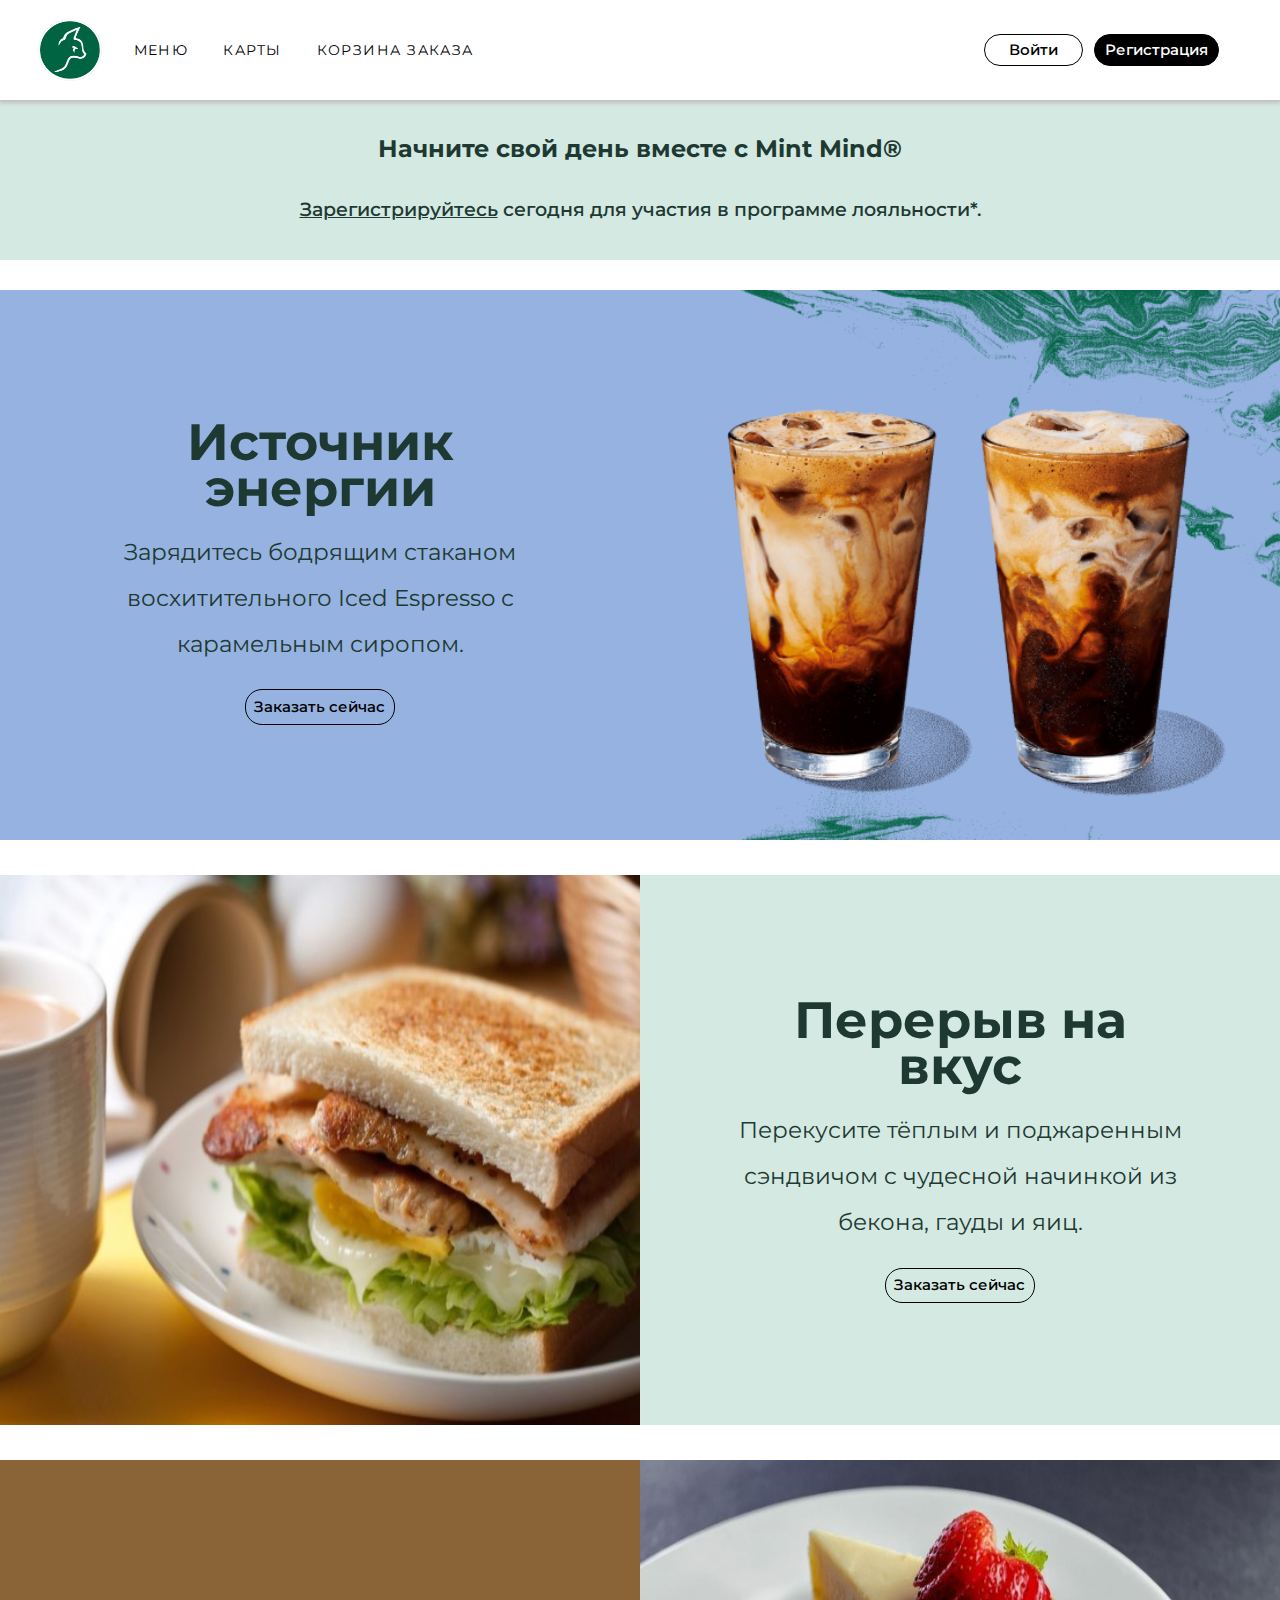
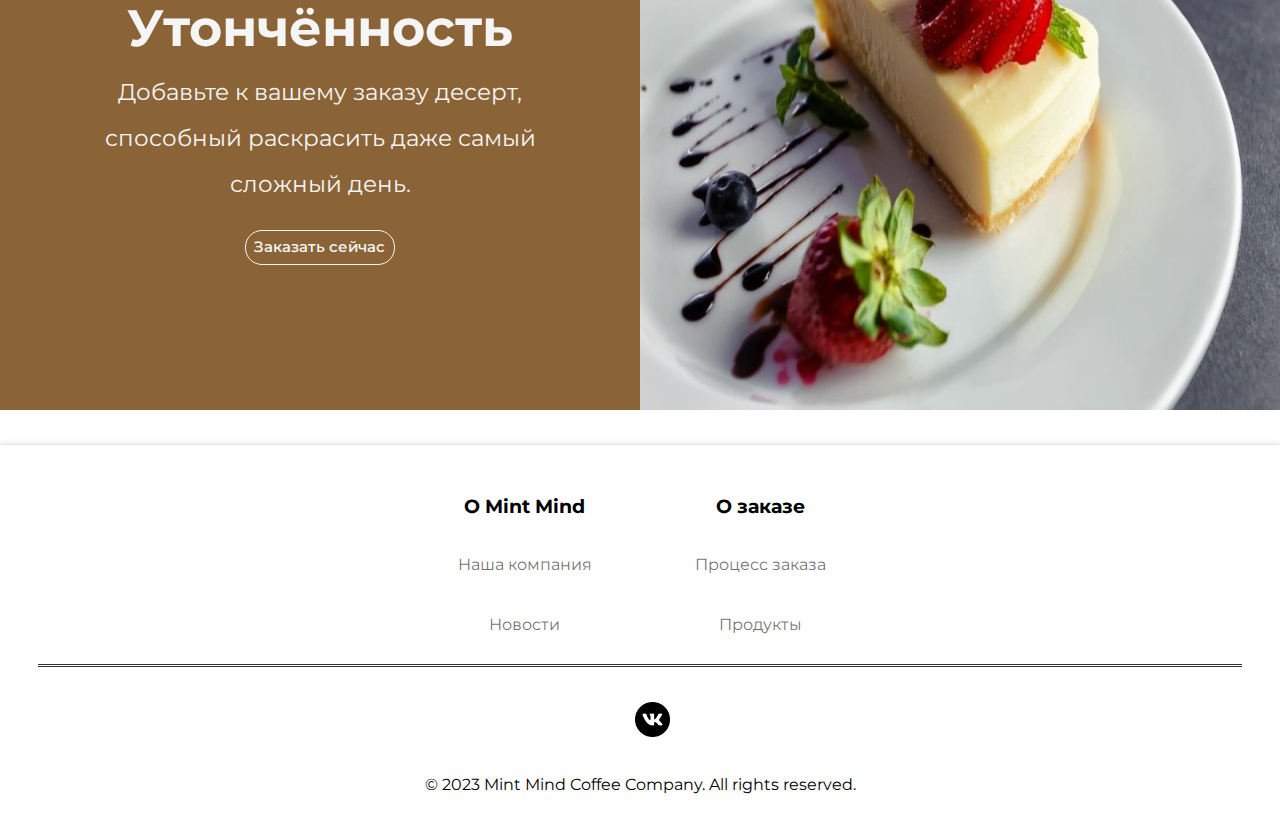
<file: index.html>
<!DOCTYPE html>
<html lang="en">

<head>
    <meta charset="UTF-8">
    <meta http-equiv="X-UA-Compatible" content="IE=edge">
    <meta name="viewport" content="width=device-width, initial-scale=1.0">
    <link rel="preconnect" href="https://fonts.googleapis.com">
    <link rel="preconnect" href="https://fonts.gstatic.com" crossorigin>
    <link href="https://fonts.googleapis.com/css2?family=Montserrat:ital,wght@0,600;0,800;0,900;1,700&display=swap" rel="stylesheet">
    <link href="//db.onlinewebfonts.com/c/d7e8a95865396cddca89b00080d2cba6?family=SoDo+Sans+SemiBold" rel="stylesheet" type="text/css"/>
    <link rel="shortcut icon" href="sourceimages/logo.png" type="image/png">
    <title>Mint Mind</title>
    <!--linking Css file-->
    <link rel="stylesheet" href="styles/styles.css" />
</head>

<body>
    <nav>
        <div class="logo">
            <a href="main.html"> <img src="sourceImages/logo.png" alt="logo"
                onmouseover="changeLogo(1,this)"
                onmouseleave="changeLogo(2,this)"></a>
        </div>
        <div class="middle-nav">
            <ul>
                <li><a href="menu.html">Меню</a></li>
                <li><a href="cards.html">Карты</a></li>
                <li><a href="#">Корзина заказа</a></li>
            </ul>
        </div>
        <div class="right-nav">
            <a class="button navbar-signin linkbutton" href="auth.html">Войти</a> <!--auth.html-->
            <a class="button navbar-joinnow linkbutton" href="reg.php">Регистрация</a> <!--reg.php-->
        </div>
    </nav>

    <div class="ad">
        <div><h1>Начните свой день вместе c Mint Mind®</h1></div>
        <div style="font-size: 19px;"><a href="#">Зарегистрируйтесь</a> сегодня для участия в программе лояльности*.</div>
    </div>

    <div class="images">
        <div class="img" style="background-color: #96b2e1;">
            <div class="img-text-container">
                <h1>Источник энергии</h1>
                <p>Зарядитесь бодрящим стаканом восхитительного Iced Espresso с карамельным сиропом.</p>
                <a class="button linkbutton" href="#">Заказать сейчас</a>
            </div>
            <div><img src="sourceImages\4.png" alt="img1"></div>
        </div>
        <div class="img" style="background-color: #d4e9e2;">
            <div><img src="sourceImages\sandwich.jpg" alt="img1"></div>
            <div class="img-text-container">
                <h1>Перерыв на вкус</h1>
                <p>Перекусите тёплым и поджаренным сэндвичом c чудесной начинкой из бекона, гауды и яиц.</p>
                <a class="button linkbutton" href="#">Заказать сейчас</a>
            </div>
        </div>
        <div class="img" style="background-color: #8a6437; color: whitesmoke;">
            <div class="img-text-container">
               <!-- <h1 style="font-size: .9em;">Утончённость в каждом глотке</h1>-->
               <h1>Утончённость</h1>
               <!-- <p style="font-size: .65em;">Добавьте к вашему заказу десерт, чтобы он мастерски украсил ваше времяпровождение.</p>-->
                <p>Добавьте к вашему заказу десерт, способный раскрасить даже самый сложный день.</p>
                <a class="button linkbutton" href="#" style="color: whitesmoke; border: 1px solid whitesmoke;">Заказать сейчас</a>
            </div>
            <div><img src="sourceImages\cheesecake.jpg" alt="img1"></div>
        </div>
    </div>
    <footer>
        <div>
        <div class="upperFooter">
            <h3>O Mint Mind</h3>
            <h3>O заказе</h3>
            <p><a href="about_company.html">Наша компания</a></p>
            <p>Процесс заказа</p>
            <p>Новости</p>
            <p><a href="menu.html">Продукты</a></p>
        </div>
        <hr>
        <div class="lowerFooter">
            <div class="socialMediaIcons">
                <a class="vk_icon" href="#"><img src="sourceImages\VKIcon.png" alt="VKIcon"></a>
            </div>
        </div>
    </div>
    <p id="copyright">© 2023 Mint Mind Coffee Company. All rights reserved.</p>
    </footer>
    <!-- Linking the JavaScript file -->
    <script src="js/js.js"></script>
</body>

</html>
</file>
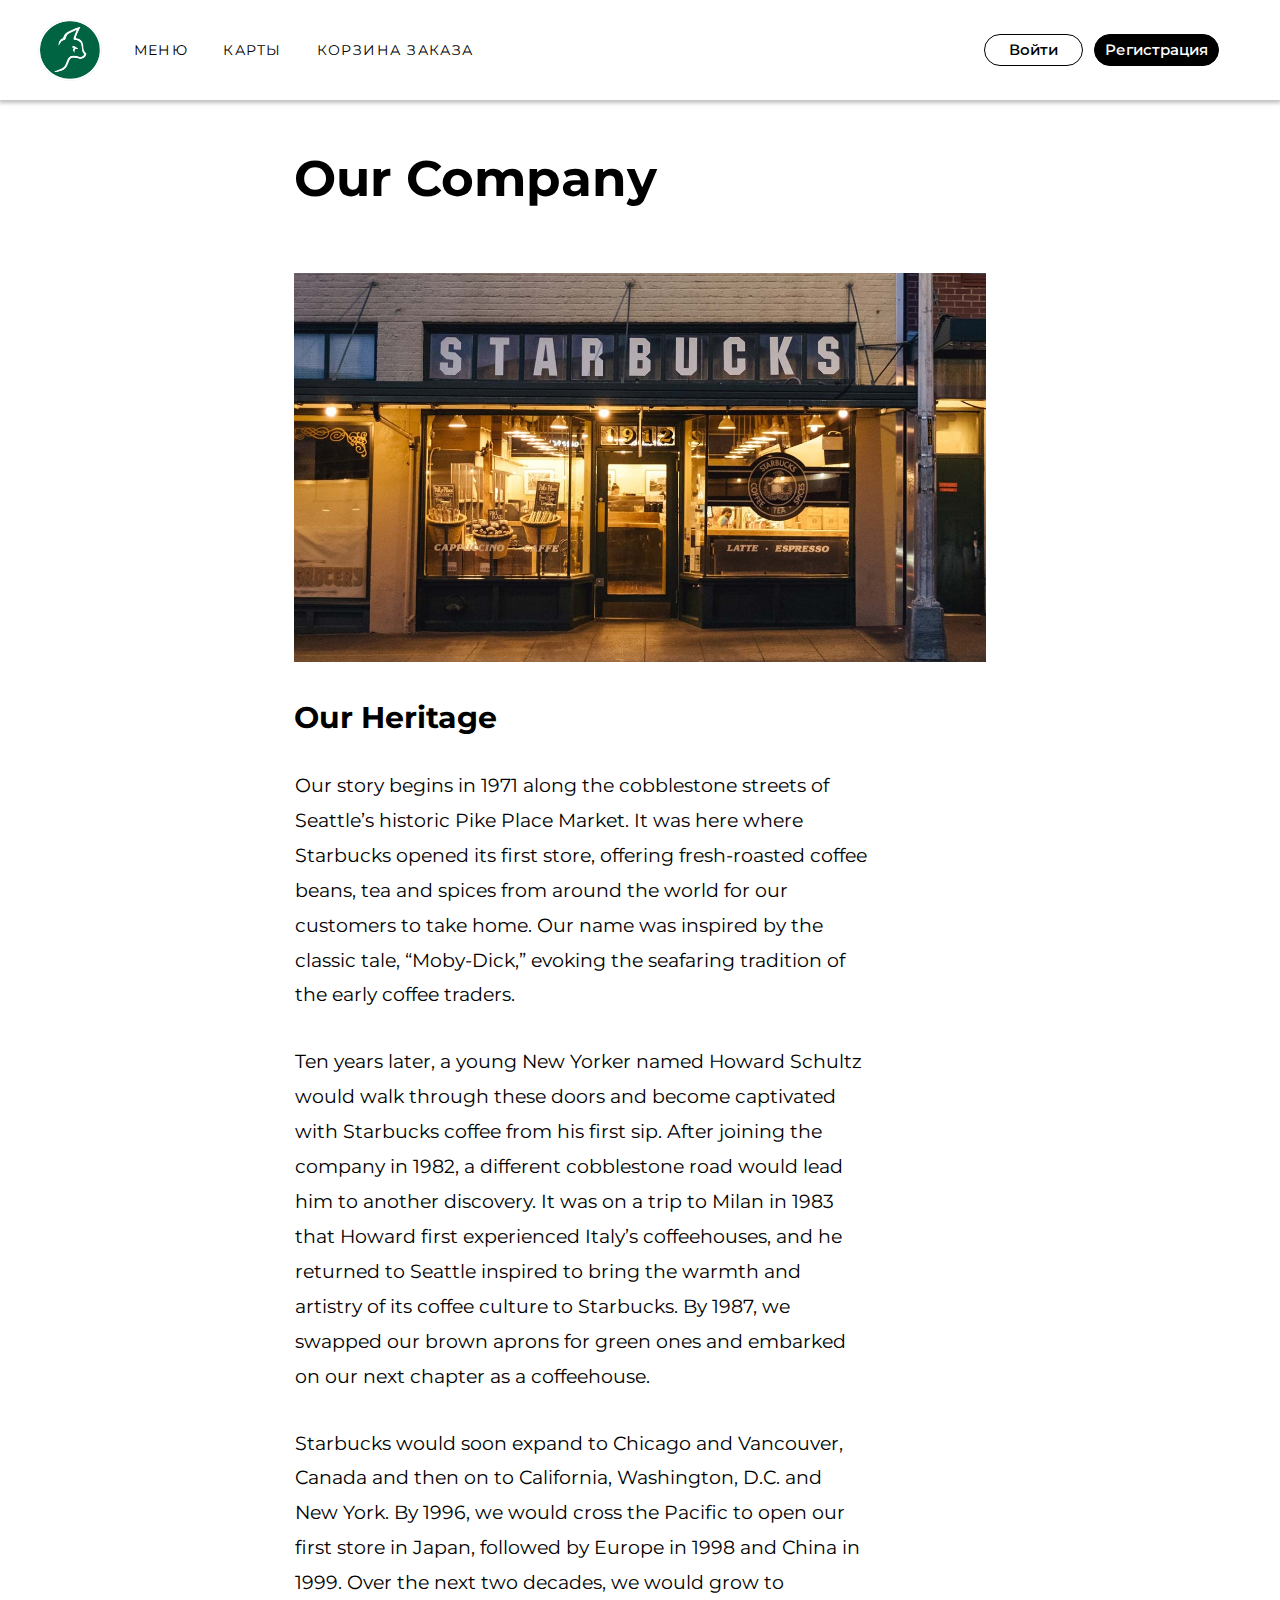
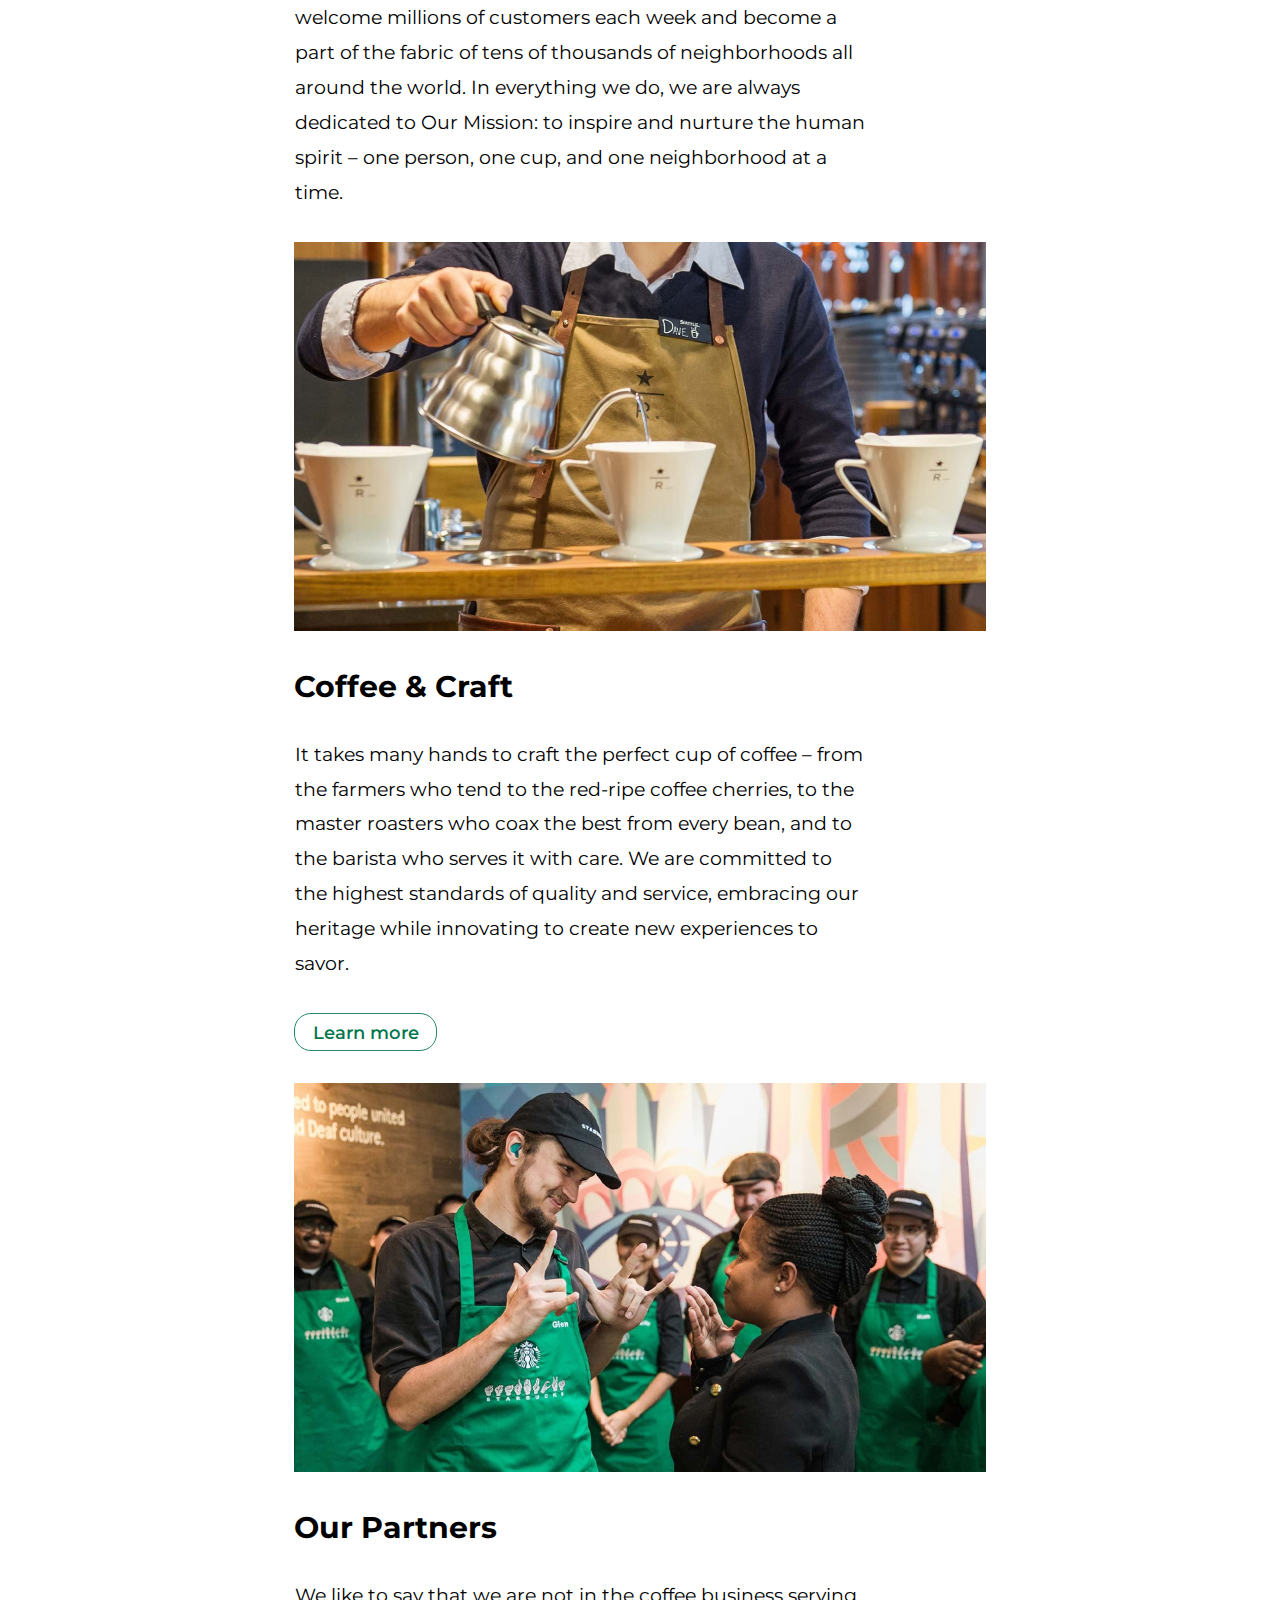
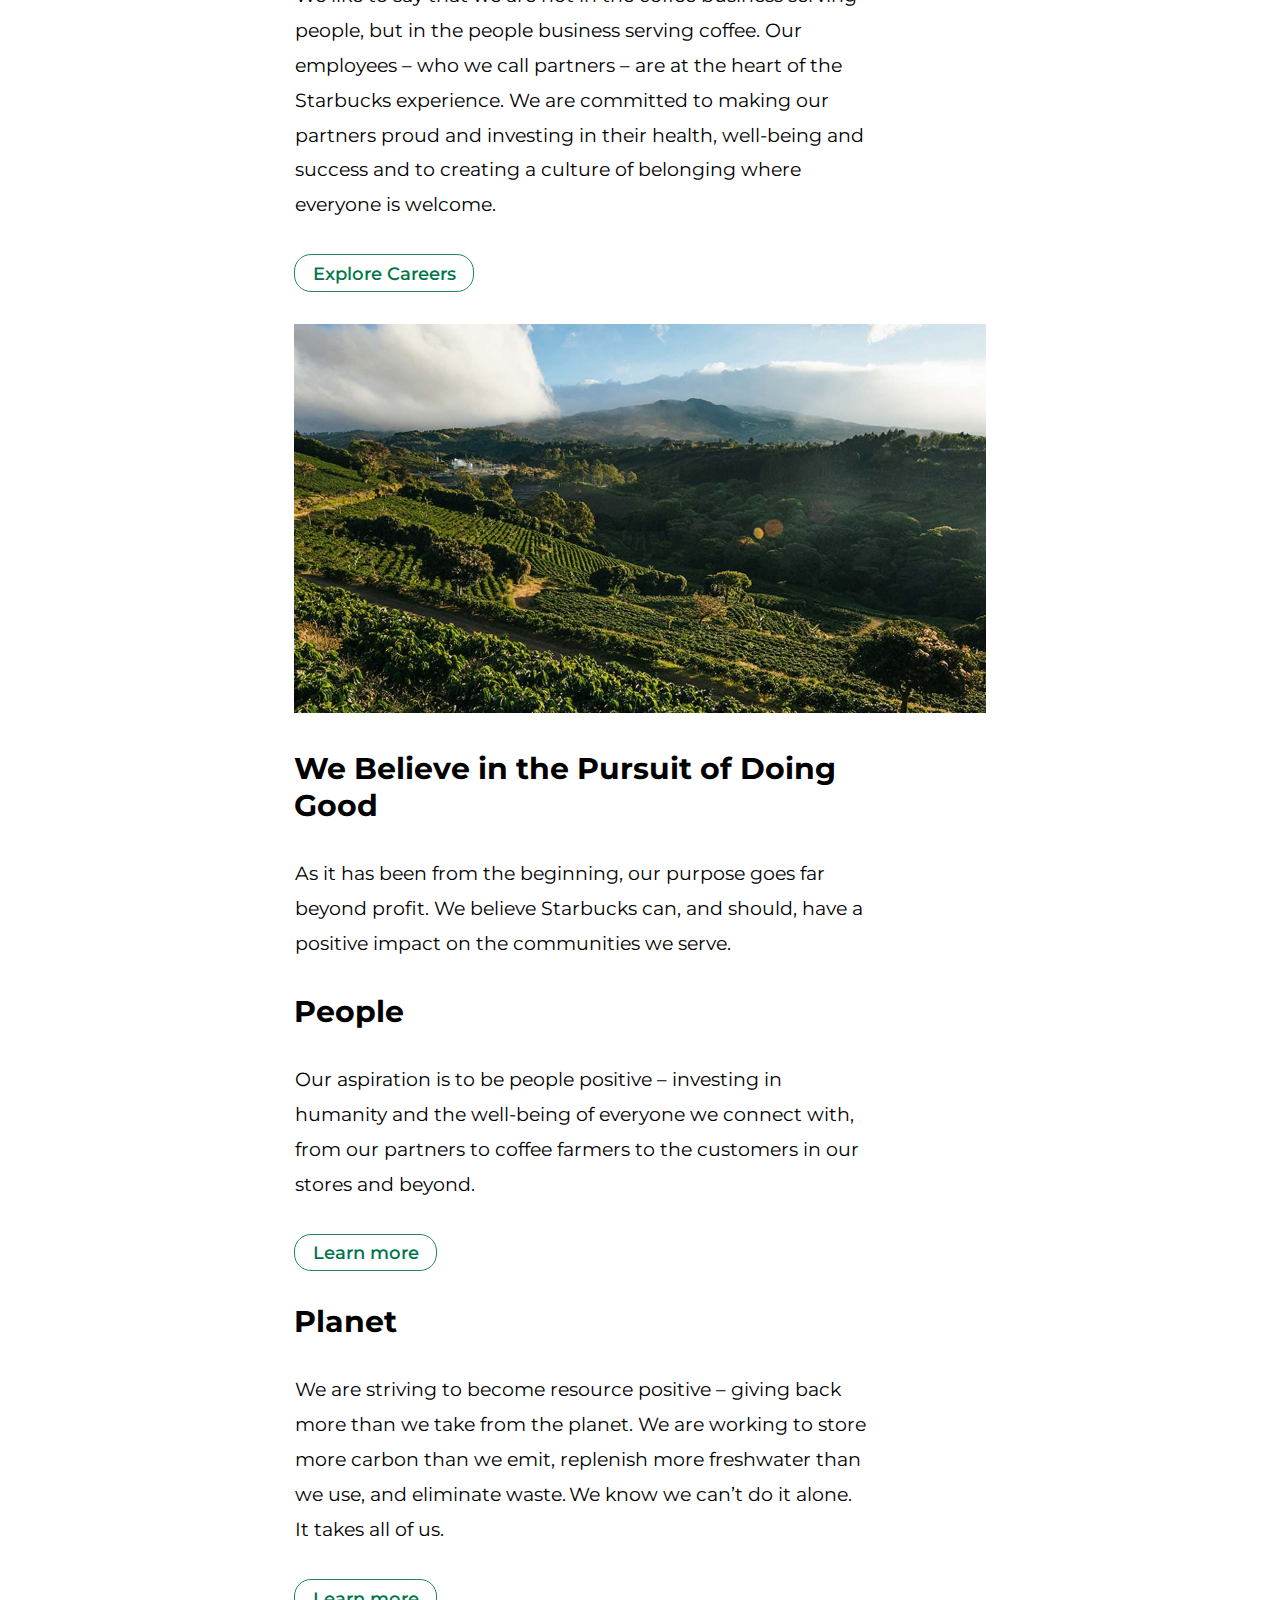
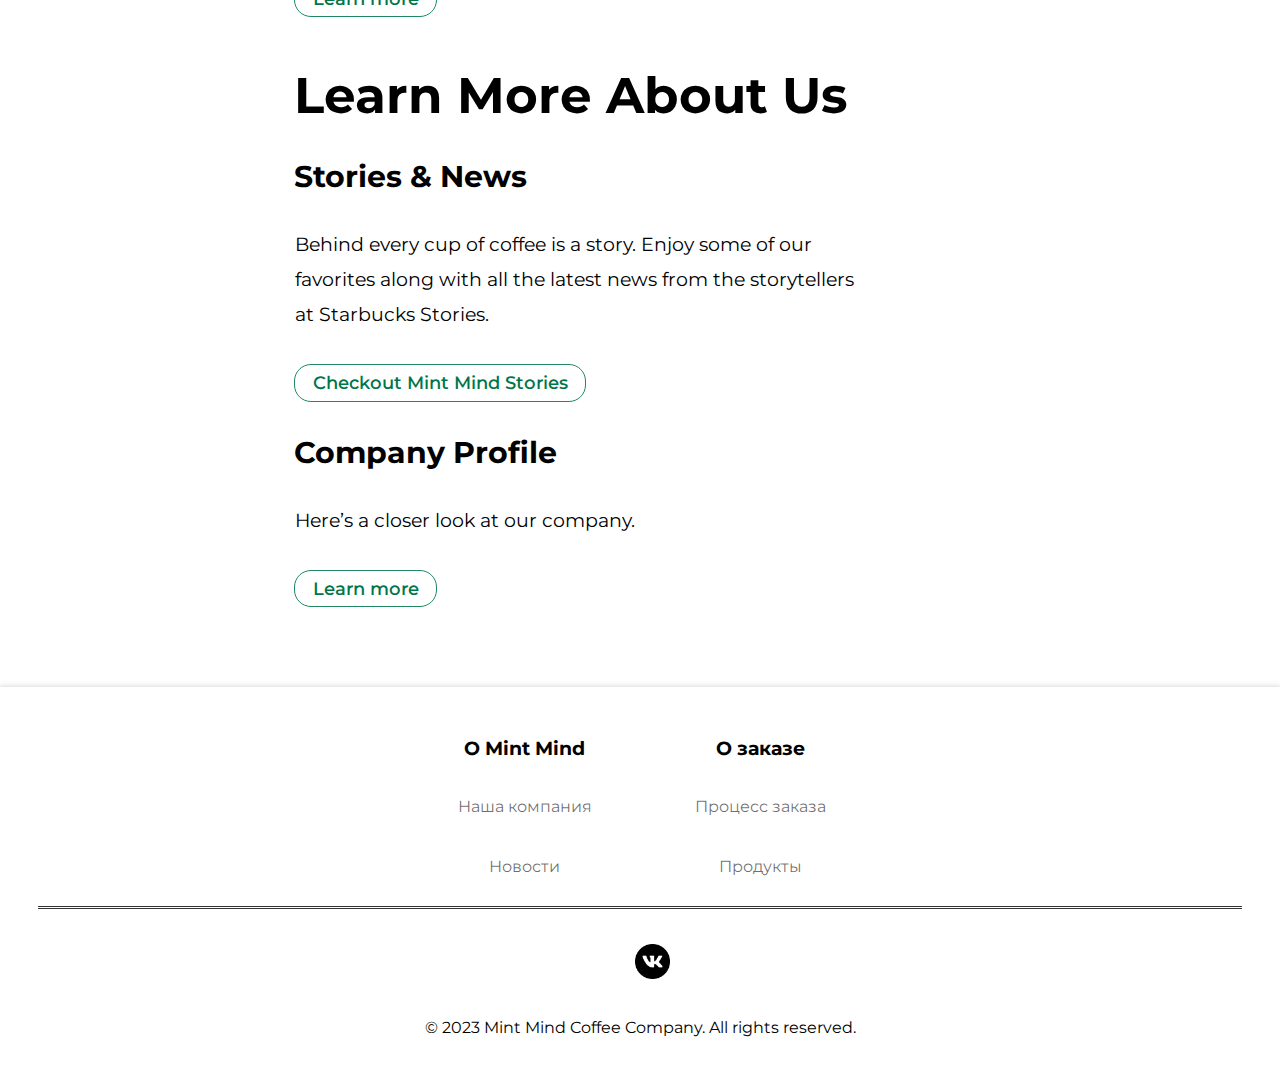
<file: about_company.html>
<!DOCTYPE html>
<html lang="en">

<head>
    <meta charset="UTF-8">
    <meta http-equiv="X-UA-Compatible" content="IE=edge">
    <meta name="viewport" content="width=device-width, initial-scale=1.0">
    <link rel="preconnect" href="https://fonts.googleapis.com">
    <link rel="preconnect" href="https://fonts.gstatic.com" crossorigin>
    <link href="https://fonts.googleapis.com/css2?family=Montserrat:ital,wght@0,600;0,800;0,900;1,700&display=swap" rel="stylesheet">
    <link href="//db.onlinewebfonts.com/c/d7e8a95865396cddca89b00080d2cba6?family=SoDo+Sans+SemiBold" rel="stylesheet" type="text/css"/>
    <link rel="shortcut icon" href="sourceimages/logo.png" type="image/png">
    <title>Mint Mind</title>
    <!--linking Css file-->
    <link rel="stylesheet" href="styles/styles.css" />
    <link rel="stylesheet" href="styles/about_company.css" />
</head>

<body>
    <nav>
        <div class="logo">
            <a href="main.html"> <img src="sourceImages/logo.png" alt="logo"
                onmouseover="changeLogo(1,this)"
                onmouseleave="changeLogo(2,this)"></a>
        </div>
        <div class="middle-nav">
            <ul>
                <li><a href="menu.html">Меню</a></li>
                <li><a href="cards.html">Карты</a></li>
                <li><a href="#">Корзина заказа</a></li>
            </ul>
        </div>
        <div class="right-nav">
            <a class="button navbar-signin" href="auth.html">Войти</a> <!--auth.html-->
            <a class="button navbar-joinnow" href="reg.php">Регистрация</a> <!--reg.php-->
        </div>
    </nav>
    <div class="about_company">
        <h1>Our Company</h1>
        <img src="sourceImages/our_company/starbucks.jpg" alt="our_company">
        <section>
            <h2>Our Heritage</h2>
            <p>Our story begins in 1971 along the cobblestone streets of Seattle’s historic Pike Place Market. It was here where Starbucks opened its first store, offering fresh-roasted coffee beans, tea and spices from around the world for our customers to take home. Our name was inspired by the classic tale, “Moby-Dick,” evoking the seafaring tradition of the early coffee traders.</p>
            <p>Ten years later, a young New Yorker named Howard Schultz would walk through these doors and become captivated with Starbucks coffee from his first sip. After joining the company in 1982, a different cobblestone road would lead him to another discovery. It was on a trip to Milan in 1983 that Howard first experienced Italy’s coffeehouses, and he returned to Seattle inspired to bring the warmth and artistry of its coffee culture to Starbucks. By 1987, we swapped our brown aprons for green ones and embarked on our next chapter as a coffeehouse.</p>
            <p>Starbucks would soon expand to Chicago and Vancouver, Canada and then on to California, Washington, D.C. and New York. By 1996, we would cross the Pacific to open our first store in Japan, followed by Europe in 1998 and China in 1999. Over the next two decades, we would grow to welcome millions of customers each week and become a part of the fabric of tens of thousands of neighborhoods all around the world. In everything we do, we are always dedicated to Our Mission: to inspire and nurture the human spirit – one person, one cup, and one neighborhood at a time.</p>
        </section>
        <img src="sourceImages/our_company/aboutcompany2.jpg" alt="girl_pouring_coffee">
        <section>
            <h2>Coffee & Craft</h2>
            <p>It takes many hands to craft the perfect cup of coffee – from the farmers who tend to the red-ripe coffee cherries, to the master roasters who coax the best from every bean, and to the barista who serves it with care. We are committed to the highest standards of quality and service, embracing our heritage while innovating to create new experiences to savor.</p>
            <a class="button linkbutton" href="#">Learn more</a>
        </section>
        <img src="sourceImages/our_company/aboutcompany3.jpg" alt="our_employees">
        <section>
            <h2>Our Partners</h2>
            <p>We like to say that we are not in the coffee business serving people, but in the people business serving coffee. Our employees – who we call partners – are at the heart of the Starbucks experience. We are committed to making our partners proud and investing in their health, well-being and success and to creating a culture of belonging where everyone is welcome.</p>
            <a class="button linkbutton" href="#">Explore Careers</a>
        </section>
        <img src="sourceImages/our_company/aboutcompany4.jpg" alt="our_fields">
        <section>
            <h2>We Believe in the Pursuit of Doing Good</h2>
            <p>As it has been from the beginning, our purpose goes far beyond profit. We believe Starbucks can, and should, have a positive impact on the communities we serve.</p>
        </section>
        <section>
            <h2>People</h2>
            <p>Our aspiration is to be people positive – investing in humanity and the well-being of everyone we connect with, from our partners to coffee farmers to the customers in our stores and beyond.</p>
            <a class="button linkbutton" href="#">Learn more</a>
        </section>
        <section>
            <h2>Planet</h2>
            <p>We are striving to become resource positive – giving back more than we take from the planet. We are working to store more carbon than we emit, replenish more freshwater than we use, and eliminate waste. We know we can’t do it alone. It takes all of us.</p>
            <a class="button linkbutton" href="#">Learn more</a>
        </section>
        <h1>Learn More About Us</h1>
        <section>
            <h2>Stories & News</h2>
            <p>Behind every cup of coffee is a story. Enjoy some of our favorites along with all the latest news from the storytellers at Starbucks Stories.</p>
            <a class="button linkbutton" href="#">Checkout Mint Mind Stories</a>
        </section>
        <section>
            <h2>Company Profile</h2>
            <p>Here’s a closer look at our company.</p>
            <a class="button linkbutton" href="#">Learn more</a>
        </section>
    </div>
    <footer>
        <div>
        <div class="upperFooter">
            <h3>O Mint Mind</h3>
            <h3>O заказе</h3>
            <p><a href="about_company.html">Наша компания</a></p>
            <p>Процесс заказа</p>
            <p>Новости</p>
            <p><a href="menu.html">Продукты</a></p>
        </div>
        <hr>
        <div class="lowerFooter">
            <div class="socialMediaIcons">
                <a class="vk_icon" href="#"><img src="sourceImages\VKIcon.png" alt="VKIcon"></a>
            </div>
        </div>
    </div>
    <p id="copyright">© 2023 Mint Mind Coffee Company. All rights reserved.</p>
    </footer>
    <!-- Linking the JavaScript file -->
    <script src="js/js.js"></script>
</body>

</html>
</file>
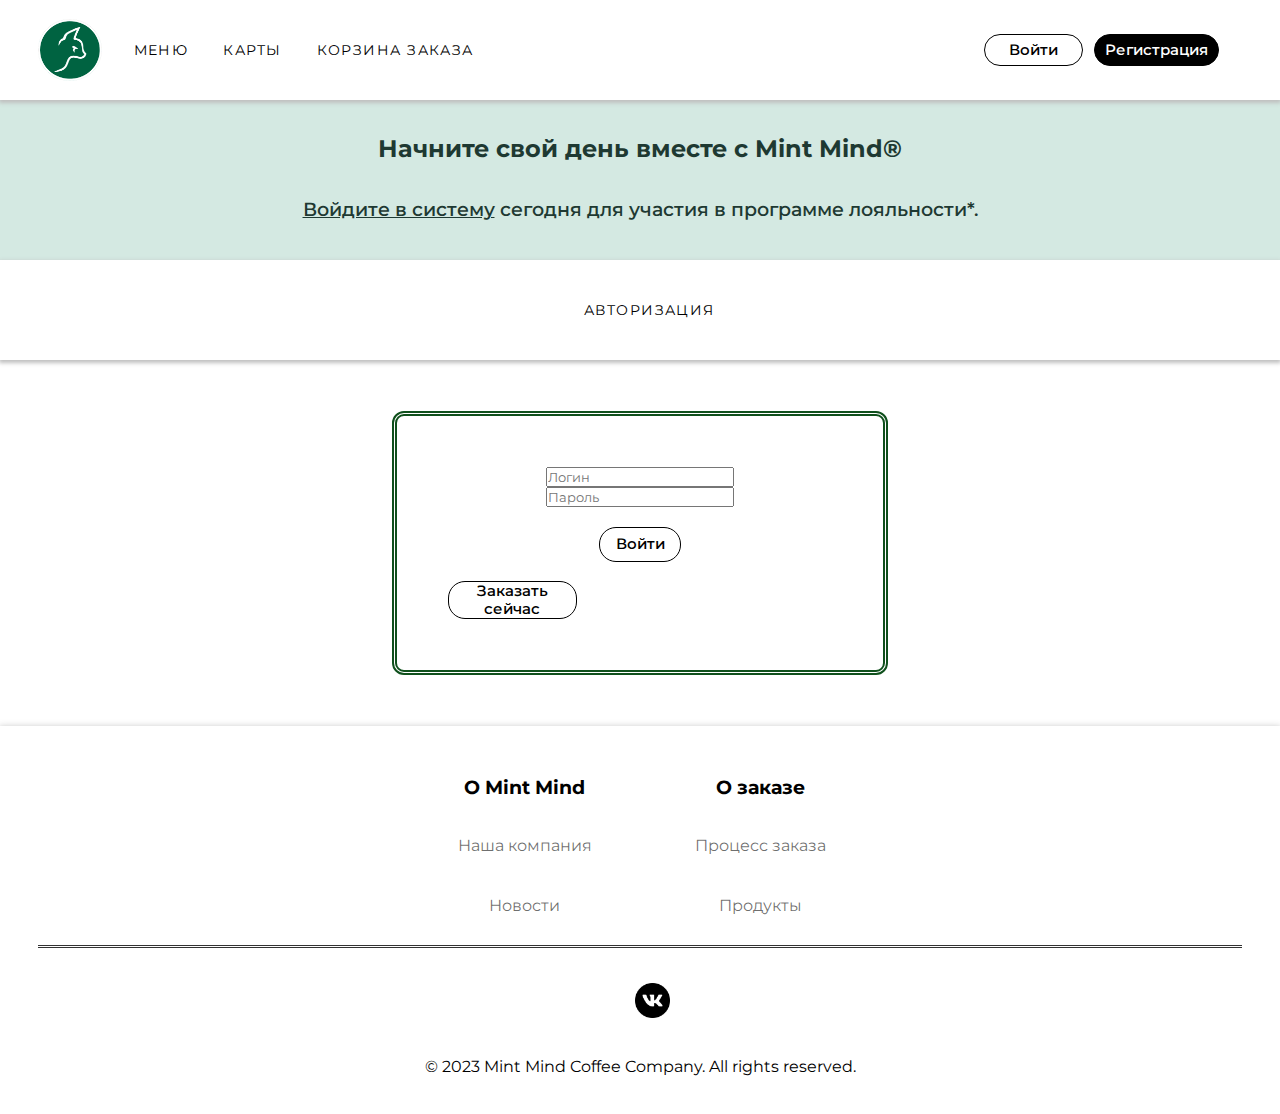
<file: auth.html>
<!DOCTYPE html>
<html lang="en">

<head>
    <meta charset="UTF-8">
    <meta http-equiv="X-UA-Compatible" content="IE=edge">
    <meta name="viewport" content="width=device-width, initial-scale=1.0">
    <link rel="preconnect" href="https://fonts.googleapis.com">
    <link rel="preconnect" href="https://fonts.gstatic.com" crossorigin>
    <link href="https://fonts.googleapis.com/css2?family=Montserrat:ital,wght@0,600;0,800;0,900;1,700&display=swap" rel="stylesheet">
    <link href="//db.onlinewebfonts.com/c/d7e8a95865396cddca89b00080d2cba6?family=SoDo+Sans+SemiBold" rel="stylesheet" type="text/css"/>
    <link rel="shortcut icon" href="sourceimages/logo.png" type="image/png">
    <title>Mint Mind</title>
    <!--linking Css file-->
    <link rel="stylesheet" href="styles/styles.css" />
</head>

<body>
    <nav>
        <div class="logo">
            <a href="main.html"> <img src="sourceImages/logo.png" alt="logo"
                onmouseover="changeLogo(1,this)"
                onmouseleave="changeLogo(2,this)"></a>
        </div>
        <div class="middle-nav">
            <ul>
                <li><a href="menu.html">Меню</a></li>
                <li><a href="cards.html">Карты</a></li>
                <li><a href="#">Корзина заказа</a></li>
            </ul>
        </div>
        <div class="right-nav">
            <a class="button navbar-signin linkbutton" href="auth.html">Войти</a> <!--auth.html-->
            <a class="button navbar-joinnow linkbutton" href="reg.php">Регистрация</a> <!--reg.php-->
        </div>
    </nav>

    <div class="ad">
        <div><h1>Начните свой день вместе c Mint Mind®</h1></div>
        <div style="font-size: 19px;"><a href="#">Войдите в систему</a> сегодня для участия в программе лояльности*.</div>
    </div>

    <nav>
        <div class="middle-nav1">
            <ul>
                <li>АВТОРИЗАЦИЯ</li>
            </ul>
        </div>
    </nav>

        <div class="authform">
            <form id="center-form">
              <p><input name="login" type="text" placeholder="Логин"></p>
              <p><input name="login" type="password" placeholder="Пароль"></p>
              <button class="buttonauth">Войти</button>
              <a class="button linkbutton" href="#">Заказать сейчас</a>
            </form>
        </div>




    <footer>
        <div>
        <div class="upperFooter">
            <h3>O Mint Mind</h3>
            <h3>O заказе</h3>
            <p><a href="about_company.html">Наша компания</a></p>
            <p>Процесс заказа</p>
            <p>Новости</p>
            <p><a href="menu.html">Продукты</a></p>
        </div>
        <hr>
        <div class="lowerFooter">
            <div class="socialMediaIcons">
                <a class="vk_icon" href="#"><img src="sourceImages\VKIcon.png" alt="VKIcon"></a>
            </div>
        </div>
    </div>
    <p id="copyright">© 2023 Mint Mind Coffee Company. All rights reserved.</p>
    </footer>
    <!-- Linking the JavaScript file -->
    <script src="js/js.js"></script>
</body>

</html>
</file>
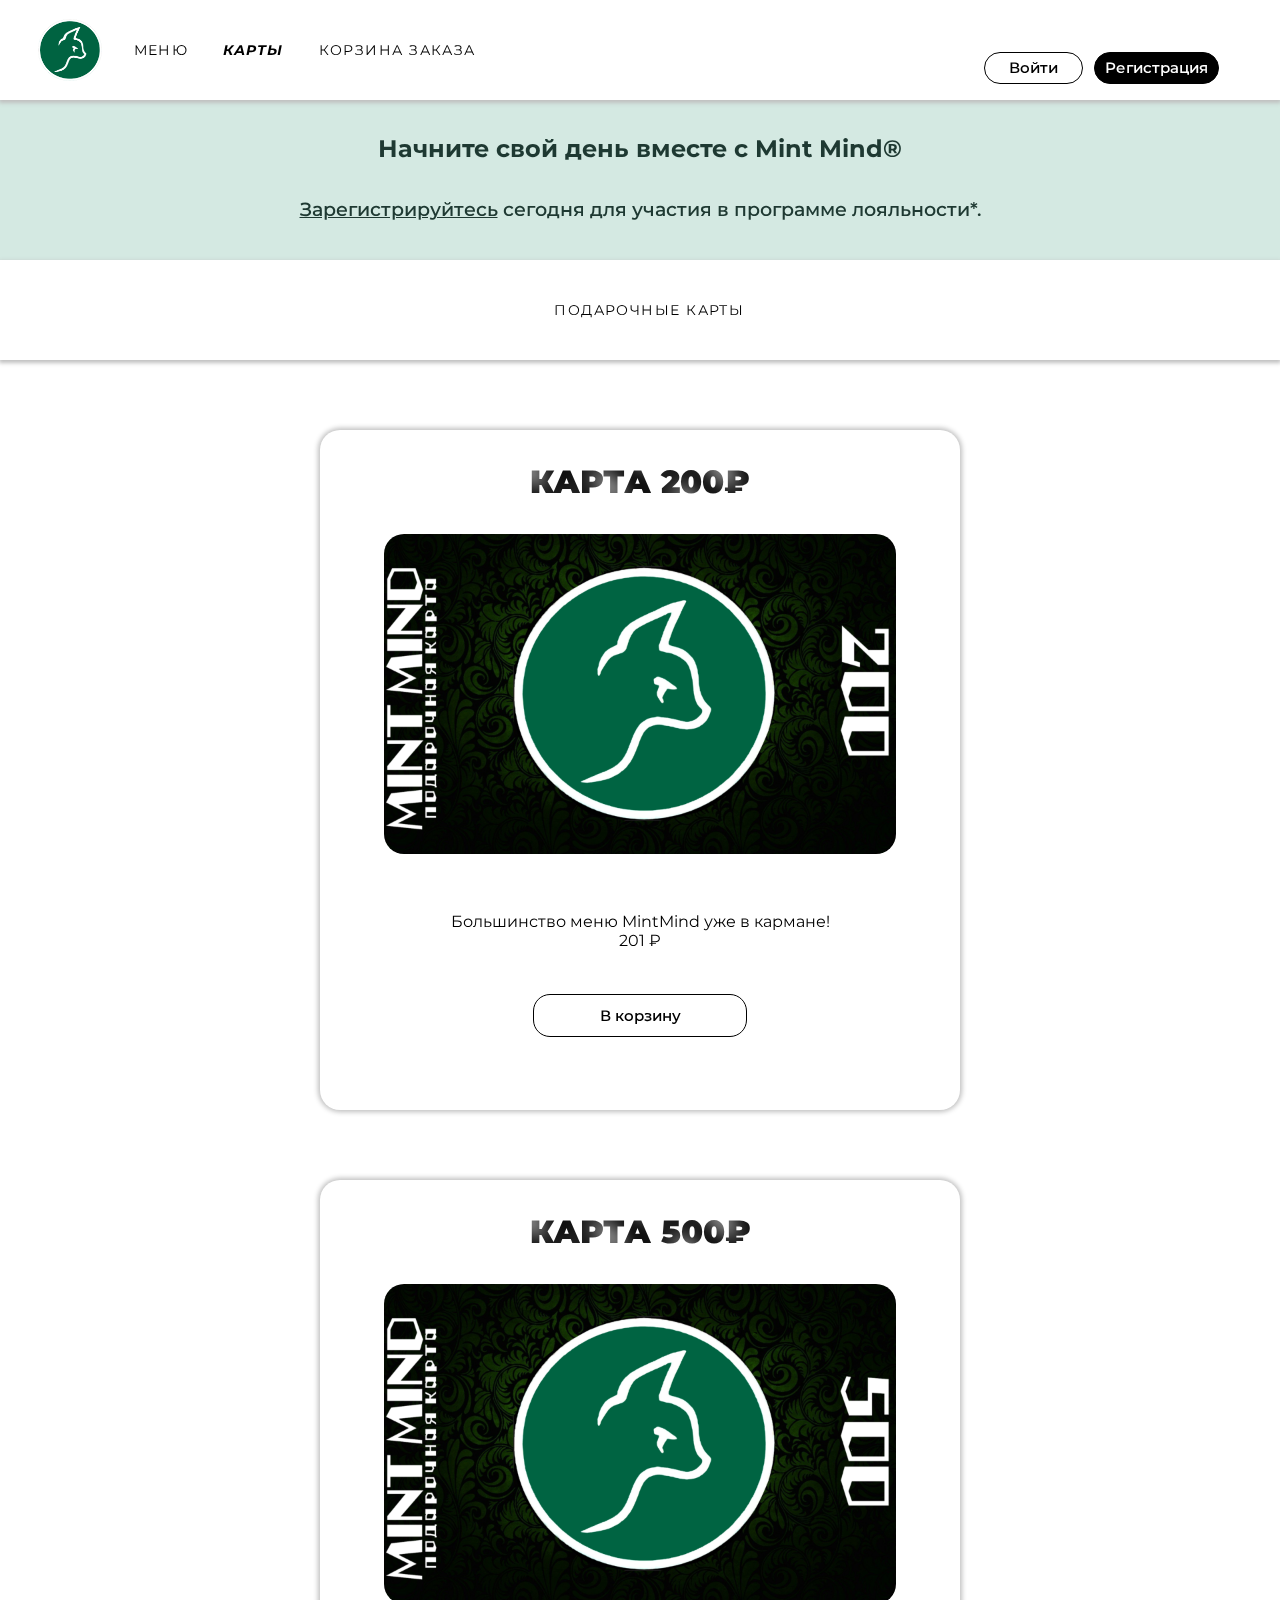
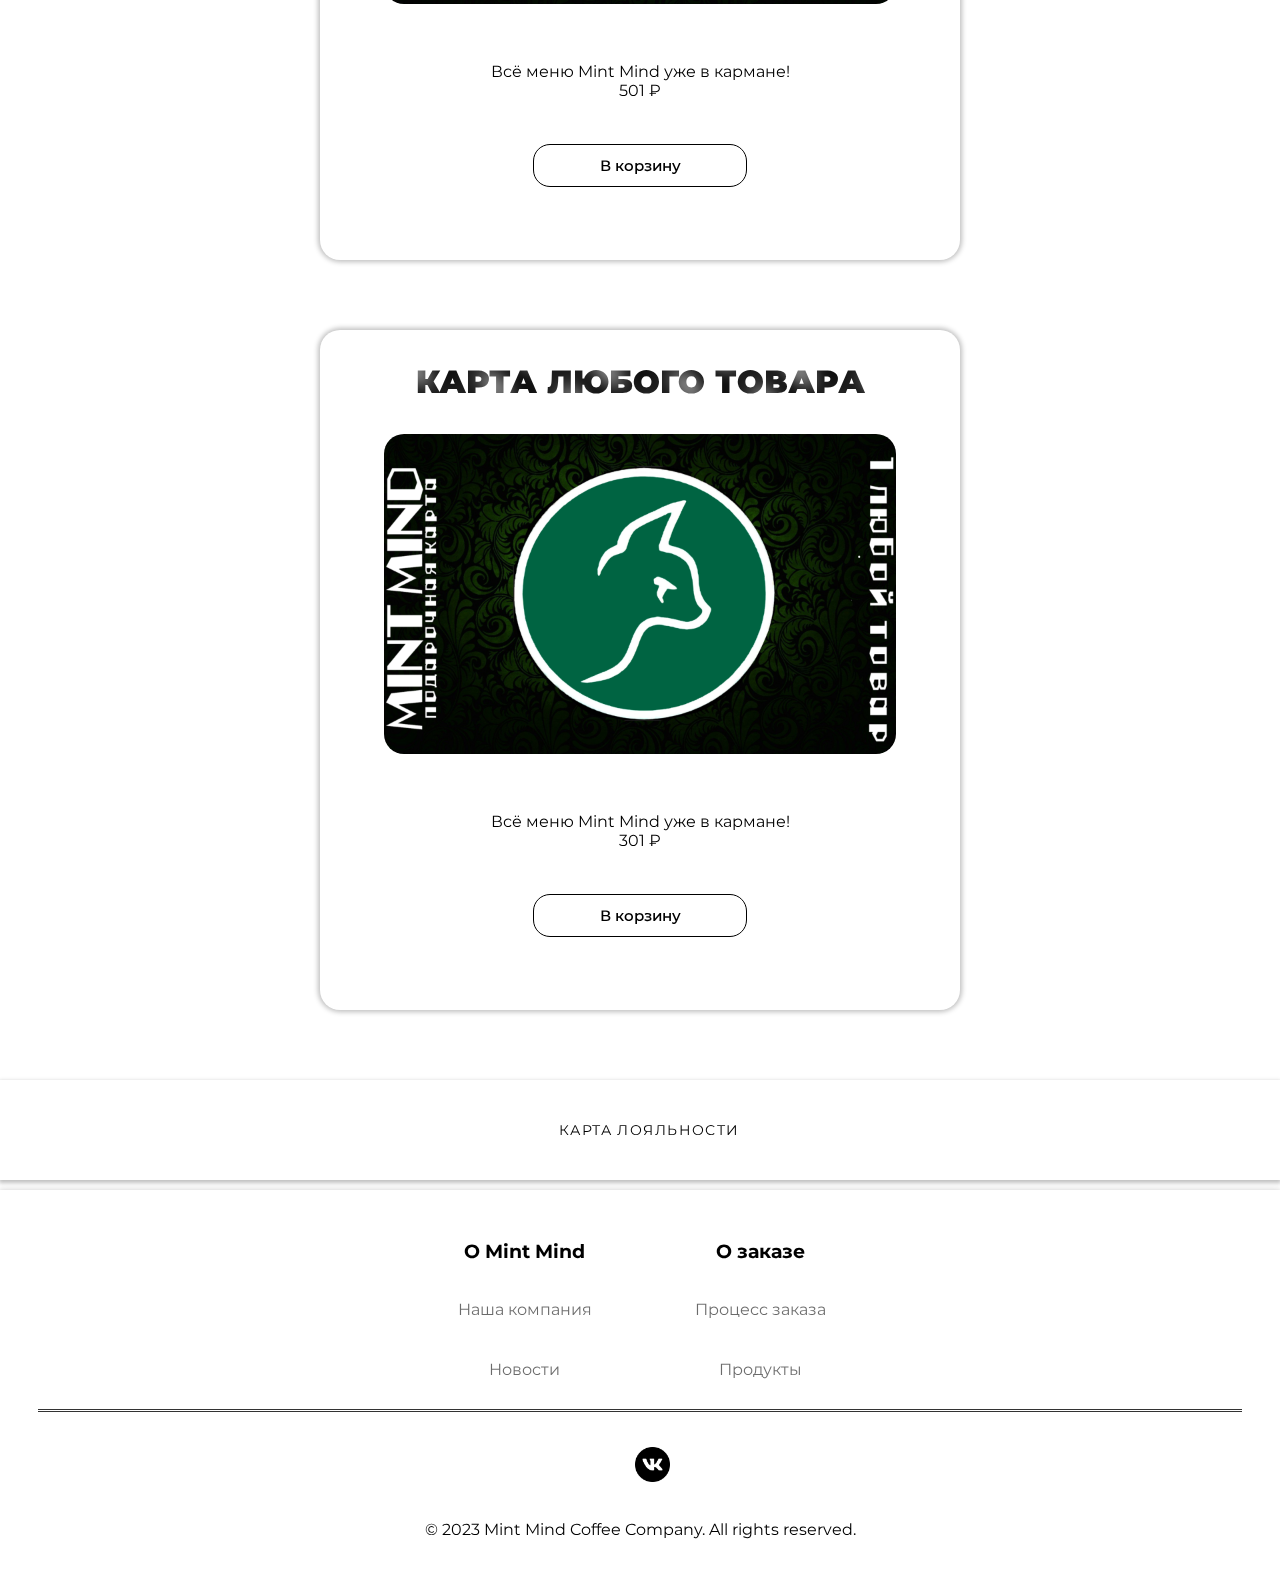
<file: cards.html>
<!DOCTYPE html>
<html lang="en">

<head>
    <meta charset="UTF-8">
    <meta http-equiv="X-UA-Compatible" content="IE=edge">
    <meta name="viewport" content="width=device-width, initial-scale=1.0">
    <link rel="preconnect" href="https://fonts.googleapis.com">
    <link rel="preconnect" href="https://fonts.gstatic.com" crossorigin>
    <link href="https://fonts.googleapis.com/css2?family=Montserrat:ital,wght@0,600;0,800;0,900;1,700&display=swap"
        rel="stylesheet">
    <link href="//db.onlinewebfonts.com/c/d7e8a95865396cddca89b00080d2cba6?family=SoDo+Sans+SemiBold" rel="stylesheet"
        type="text/css" />
    <link rel="shortcut icon" href="sourceimages/logo.png" type="image/png">
    <title>Mint Mind</title>
    <!--linking Css file-->
    <link rel="stylesheet" href="styles/styles.css" />
    <link rel="stylesheet" href="styles/cards.css" />
</head>

<body>
    <nav>
        <div class="logo">
            <a href="main.html"> <img src="sourceImages/logo.png" alt="logo"
                    onmouseover="changeLogo(1,this)" onmouseleave="changeLogo(2,this)"></a>
        </div>
        <div class="middle-nav">
            <ul>
                <li><a href="menu.html">Меню</a></b></i></li>
                <li><b><i><a href="cards.html">Карты</a></b></i></li>
                <li><a href="#">Корзина заказа</a></li>
            </ul>
        </div>
        <div class="right-nav">
            <a class="button navbar-signin linkbutton" href="auth.html">Войти</a>
            <!--auth.html-->
            <a class="button navbar-joinnow linkbutton" href="reg.php">Регистрация</a>
            <!--reg.php-->
        </div>
    </nav>

<div class="ad">
    <div>
        <h1>Начните свой день вместе c Mint Mind®</h1>
    </div>
    <div style="font-size: 19px;"><a href="#">Зарегистрируйтесь</a> сегодня для участия в программе лояльности*.</div>
</div>

<nav>
    <div class="middle-nav1">
        <ul>
            <li id="gift_cards"><a>ПОДАРОЧНЫЕ КАРТЫ</a></li>
        </ul>
    </div>
</nav>

<div class="cards">
    <div class="cards_img">
        <h1 class="pouring4">Карта 200₽</h1>
        <img src="sourceImages\cards\200_mintmind.png" alt="img1">
        <p>Большинство меню MintMind уже в кармане!</p>
        <p>201 ₽</p>
        <a class="button linkbutton" href="#">В корзину</a>
    </div>

    <div class="cards_img">
        <h1 class="pouring4">Карта 500₽</h1>
        <img src="sourceImages\cards\500_mintmind.png" alt="img1">
        <p>Всё меню Mint Mind уже в кармане!</p>
        <p>501 ₽</p>
        <a class="button linkbutton" href="#">В корзину</a>
    </div>

    <div class="cards_img">
        <h1 class="pouring4">Карта любого товара</h1>
        <img src="sourceImages\cards\1_mintmind.png" alt="img1">
        <p>Всё меню Mint Mind уже в кармане!</p>
        <p>301 ₽</p>
        <a class="button linkbutton" href="#">В корзину</a>
    </div>

    <nav>
        <div class="middle-nav1">
            <ul>
                <li id="loyal_card"><a>КАРТА ЛОЯЛЬНОСТИ</a></li>
            </ul>
        </div>
    </nav>
</div>

<footer>
    <div class="upperFooter">
        <h3>О Mint Mind</h3>
        <h3>О заказе</h3>
        <p><a href="about_company.html">Наша компания</a></p>
        <p>Процесс заказа</p>
        <p>Новости</p>
        <p><a href="menu.html">Продукты</a></p>
    </div>
    <hr>
    <div class="lowerFooter">
        <div class="socialMediaIcons">
            <a class="vk_icon" href="#"><img src="sourceImages\VKIcon.png" alt="VKIcon"></a>
        </div>
    </div>
    </div>
    <p id="copyright">© 2023 Mint Mind Coffee Company. All rights reserved.</p>
</footer>
<!-- Linking the JavaScript file -->
<script src="js/js.js"></script>
</body>

</html>
</file>
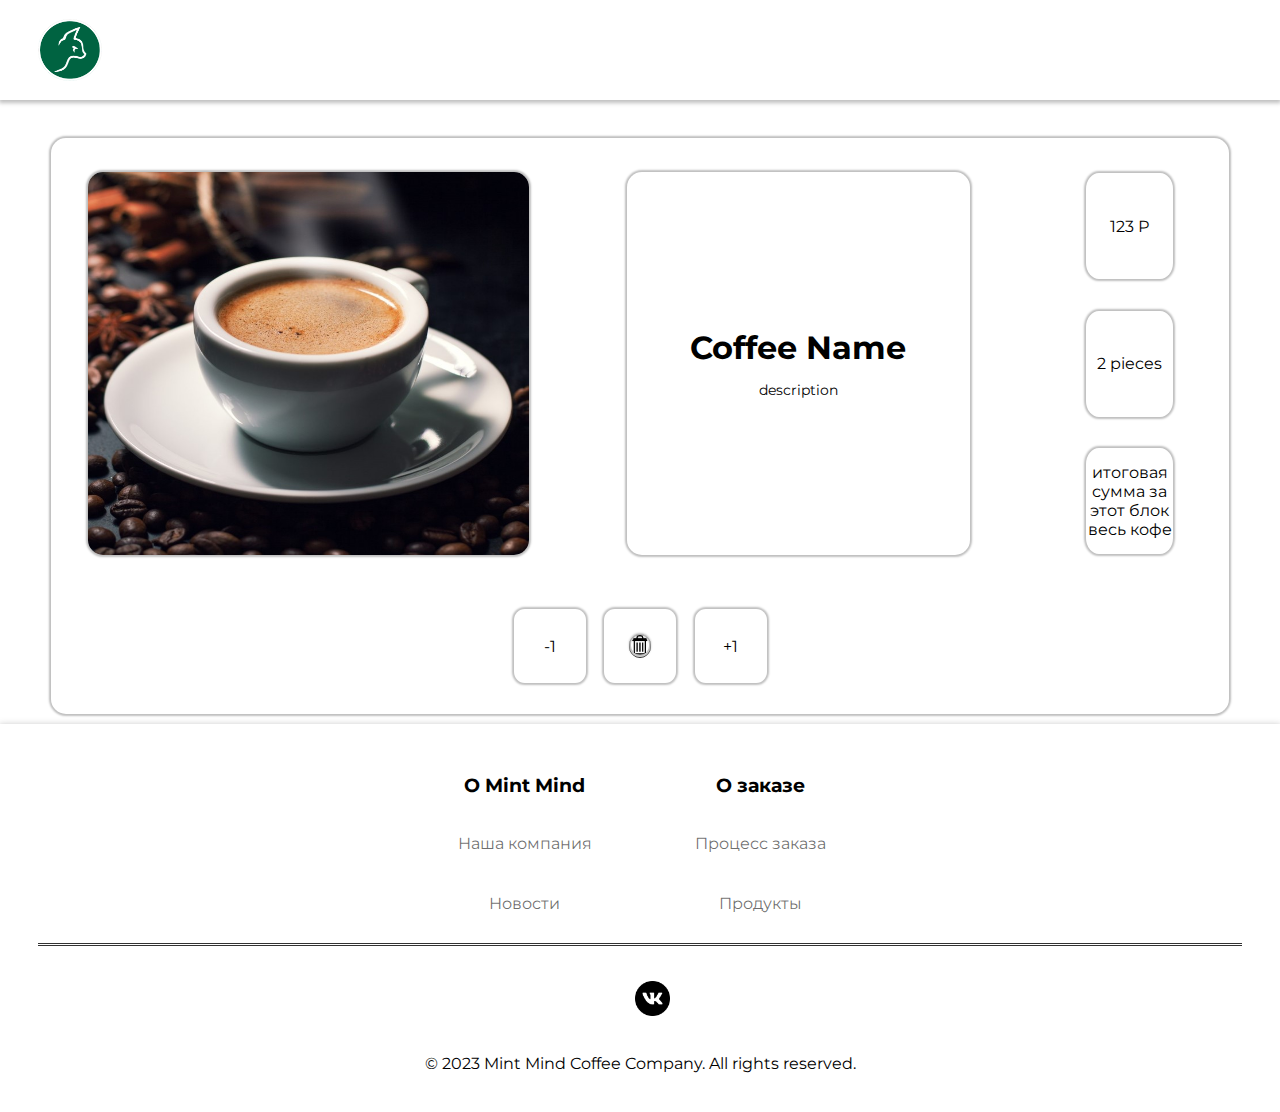
<file: cart.html>
<!DOCTYPE html>
<html lang="en">

<head>
    <meta charset="UTF-8">
    <meta http-equiv="X-UA-Compatible" content="IE=edge">
    <meta name="viewport" content="width=device-width, initial-scale=1.0">
    <link rel="preconnect" href="https://fonts.googleapis.com">
    <link rel="preconnect" href="https://fonts.gstatic.com" crossorigin>
    <link href="https://fonts.googleapis.com/css2?family=Montserrat:ital,wght@0,600;0,800;0,900;1,700&display=swap" rel="stylesheet">
    <link href="//db.onlinewebfonts.com/c/d7e8a95865396cddca89b00080d2cba6?family=SoDo+Sans+SemiBold" rel="stylesheet" type="text/css"/>
    <title>Mint Mind</title>
    <!--linking Css file-->
    <link rel="stylesheet" href="styles/styles.css" />
    <link rel="stylesheet" href="styles/cart_styles.css" />
</head>

<body>
    <nav>
        <div class="logo">
            <a href="main.html"> <img src="sourceImages/logo.png" alt="logo"
                onmouseover="changeLogo(1,this)"
                onmouseleave="changeLogo(2,this)"></a>
        </div>
    </nav>

    <div class="shopping_cart_container">
        <div class="shopping_cart">
            <div class="upper_row">
                <div class="shoppin_img_container"><img src="sourceImages\coffee\espresso.jpg" alt="temprary photo"></div>
                <div>
                    <div class="img-text-container">
                        <h1>Coffee Name</h1>
                        <p>description</p>
                    </div>
                </div>
                <div class="upper_row_rightpanel">
                    <div>123 Р</div>
                    <div id="shopping_cart_middle_right_pannel_button">2 pieces</div>
                    <div>итоговая сумма за этот блок весь кофе</div>
                </div>
            </div>
            <div class="lower_row">
                <div>
                    <div>-1</div>
                    <div><button><img src="sourceImages/icons/delete.png" alt="recyclebin"></button></div>
                    <div>+1</div>
                </div>
            </div>
        </div>
    </div>
    <footer>
        <div>
        <div class="upperFooter">
            <h3>O Mint Mind</h3>
            <h3>O заказе</h3>
            <p><a href="about_company.html">Наша компания</a></p>
            <p>Процесс заказа</p>
            <p>Новости</p>
            <p>Продукты</p>
        </div>
        <hr>
        <div class="lowerFooter">
            <div class="socialMediaIcons">
                <a class="vk_icon" href="#"><img src="sourceImages\VKIcon.png" alt="VKIcon"></a>
            </div>
        </div>
    </div>
    <p id="copyright">© 2023 Mint Mind Coffee Company. All rights reserved.</p>
    </footer>
    <!-- Linking the JavaScript file -->
    <script src="js/js.js"></script>
</body>

</html>
</file>
<file: styles/styles.css>
/*ДЛЯ ВСЕХ ЭЛЕМЕНТОВ*/
/*ДЛЯ ВСЕХ ЭЛЕМЕНТОВ*/
/*ДЛЯ ВСЕХ ЭЛЕМЕНТОВ*/
/*ДЛЯ ВСЕХ ЭЛЕМЕНТОВ*/
/*ДЛЯ ВСЕХ ЭЛЕМЕНТОВ*/

*{
  padding: 0;
  margin: 0;
  text-decoration: none;
  list-style: none;
  font-family: "Montserrat","SoDo Sans SemiBold",Helvetica Neue,Helvetica,Arial,sans-serif;
  -webkit-font-smoothing: antialiased;
  scroll-behavior: smooth;
}

a { color: inherit; } 

html{
  background-color: white;
}


/*НАВИГАЦИОННЫЕ ПАНЕЛИ*/
/*НАВИГАЦИОННЫЕ ПАНЕЛИ*/
/*НАВИГАЦИОННЫЕ ПАНЕЛИ*/
/*НАВИГАЦИОННЫЕ ПАНЕЛИ*/
/*НАВИГАЦИОННЫЕ ПАНЕЛИ*/


nav{
  display: flex;
  background-color: white;
  height: 100px;
  width: 100%;
  box-shadow: 0px 2px 4px 1px rgb(191, 191, 191);
  align-items: center;
  margin: auto;
  position: relative;
}
hr{
  margin-top: 2%;
  border: none;
    border-top: 3px double #333;
    color: #333;
    overflow: visible;
    text-align: center;
    height: 5px;
}
.logo{
  margin-left: 3%;
  width: 5.5%;
  height:100%;
}
.middle-nav{
  display: flex;
  width:48.5%;
  height: 100%;
  align-items: center;
}
.right-nav{
  display: flex;
  width: 40%;
  margin-right: 3%;
  height:100%;
  align-items: center;
  justify-content: flex-end;
}
.middle-nav a{
  color: black;
  text-transform: uppercase;
}
button{
  display: block;
  background-color: transparent;
  font-size: 11pt;
  font-weight: 550;
  border-radius: 17px;
  color: black;
  border: 1px solid black;
  height: 32%;
}
.button{
  display: flex;
  background-color: transparent;
  font-size: 11pt;
  font-weight: 550;
  border-radius: 17px;
  color: black;
  border: 1px solid black;
  height: 6%;
  width: 33%;
  justify-content: center;
  align-items: center;
  margin-top: 5%;
}
.navbar-signin{
  background-color: white;
  width: 19%;
  margin-right: 2%;
  height: 30%;
  margin-top: 0;
}
.navbar-joinnow{
  background-color:black;
  color: white;
  width: 24%;
  margin-right: 4.5%;
  height: 30%;
  margin-top: 0;
}
.logo img{
  height: 100%;
  width: 90%;
  object-fit: contain;
}
.middle-nav ul li{
  display: inline-block;
  padding: 1%;
  margin-left: 3%;
  font-size: .9rem;
  letter-spacing: .1em;
}
.middle-nav ul{
  width: 100%;
}

.middle-nav1 ul li
{
  display: inline-block;
  padding: 1%;
  margin-left: 3%;
  font-size: .9rem;
  letter-spacing: .1em;
  align-items: center;
  text-align: center;
}
.middle-nav1 ul{
  width: 100%;
  text-align: center;

}
.middle-nav1 a{
  color: black;
  text-transform: uppercase;
}
.middle-nav1{
  display: flex;
  width:48.5%;
  height: 100%;
  align-items: center;
  margin-left: auto;
  margin-right: auto;
}



.middle-nav2 ul li
{
  display: inline-block;
  padding: 1%;
  font-size: .9em;
  letter-spacing: .1em;
  align-items: center;
  text-align: center;
  margin-left:auto;
  margin-right:auto;
}
.middle-nav2 ul{
  width: 100%;
  text-align: center;

}
.middle-nav2 a{
  color: black;
  text-transform: uppercase;
}
.middle-nav2{
  display: flex;
  width:48.5%;
  height: 100%;
  align-items: center;
  margin-left: auto;
  margin-right: auto;
}




/*ПРИСОЕДИНЕНИЕ К МИНТ МАЙНД ОБЪЯВЛЕНИЕ*/
/*ПРИСОЕДИНЕНИЕ К МИНТ МАЙНД ОБЪЯВЛЕНИЕ*/
/*ПРИСОЕДИНЕНИЕ К МИНТ МАЙНД ОБЪЯВЛЕНИЕ*/
/*ПРИСОЕДИНЕНИЕ К МИНТ МАЙНД ОБЪЯВЛЕНИЕ*/
/*ПРИСОЕДИНЕНИЕ К МИНТ МАЙНД ОБЪЯВЛЕНИЕ*/


.ad{
  display: flex;
  flex-direction: column;
  height: 160px;
  background-color: #d4e9e2;
  font-size: 12px;
  font-weight: 550;
  align-items: center;
  justify-content: center;
  line-height: 3.8rem;
  color: #1e3932;
}
.ad a{
  text-decoration: underline;
  color:#1e3932;
}


/*ГЛАВНЫЙ КОНТЕНТ СТРАНИЦЫ*/
/*ГЛАВНЫЙ КОНТЕНТ СТРАНИЦЫ*/
/*ГЛАВНЫЙ КОНТЕНТ СТРАНИЦЫ*/
/*ГЛАВНЫЙ КОНТЕНТ СТРАНИЦЫ*/
/*ГЛАВНЫЙ КОНТЕНТ СТРАНИЦЫ*/


.images{
  display: grid;
  grid-template-rows: 550px 550px 550px;
  margin-top: 30px;
  margin-bottom: 35px;
  grid-row-gap: 35px;
  color:#1e3932;
  font-size: 1.6em;
  line-height: 1.8em;
  text-align: center;
}
.img{
  display: grid;
  grid-template-columns: 50% 50%;
  overflow: hidden;
}
.img div img{
  width: 100%;
  height: 100%;
  max-height: 550px;
}

.images button{
  height:6.3%;
  width: 30%;
  margin-top: 5%;
}

.img-text-container{
  display: flex;
  align-items: center;
  justify-content: center;
  flex-direction: column;
  margin-left: 15%;
  margin-right: 15%;

}

.img-text-container p{
  font-size: .9em;
  margin-top: 4%;
}


/*ДЛЯ КАРТ*/
/*ДЛЯ КАРТ*/
/*ДЛЯ КАРТ*/
/*ДЛЯ КАРТ*/
/*ДЛЯ КАРТ*/
/*
.cards{
display: grid;
  grid-template-columns: 1fr; 
  grid-template-rows: 550px 550px 550px;
  margin-top: 30px;
  margin-bottom: 35px;
  grid-row-gap: 35px;
  color:#1e3932;
  font-size: 1.6em;
  line-height: 1.8em;
  text-align: center;
}
.cards_img{
  display: grid;
  grid-template-columns: 50% 50%;
  overflow: hidden;
}
.cards_img div img{
  width: 100%;
  height: 100%;
  max-height: 550px;
}

.cards button{
  height:6.3%;
  width: 30%;
  margin-top: 5%;
}

.cards_img-text-container{
  display: flex;
  align-items: center;
  justify-content: center;
  flex-direction: column;
  margin-left: 15%;
  margin-right: 15%;

}

.cards_img-text-container p{
  font-size: .9em;
  margin-top: 4%;
}
*/
/*АВТОРИЗАЦИЯ ФОРМА*/
/*АВТОРИЗАЦИЯ ФОРМА*/
/*АВТОРИЗАЦИЯ ФОРМА*/
/*АВТОРИЗАЦИЯ ФОРМА*/
/*АВТОРИЗАЦИЯ ФОРМА*/
#center-form {
  width: 30%;
  height: 100%; 
  padding: 4%;
  border: 5px double #0f501c;
  border-radius: 12px;
  margin: 4% auto;
  text-align: center;
}
.buttonauth{
  margin: 0 auto;
  margin-top: 5%;
  padding-left: 4%;
  padding-right: 4%;
  padding-top: 2%;
  padding-bottom: 2%;
  display: block;
}







/*НИЖНЕЕ СОДЕРЖИМОЕ СТРАНИЦЫ, ПОДВАЛ*/
/*НИЖНЕЕ СОДЕРЖИМОЕ СТРАНИЦЫ, ПОДВАЛ*/
/*НИЖНЕЕ СОДЕРЖИМОЕ СТРАНИЦЫ, ПОДВАЛ*/
/*НИЖНЕЕ СОДЕРЖИМОЕ СТРАНИЦЫ, ПОДВАЛ*/
/*НИЖНЕЕ СОДЕРЖИМОЕ СТРАНИЦЫ, ПОДВАЛ*/


footer{
  box-shadow: 0px 2px 7px 1px rgb(191, 191, 191);
  position: relative;
  overflow: hidden;
  margin-top: 10px;
  text-align: center;
}
.upperFooter{
  display: grid;
  grid-template-columns: 230px 230px;
  grid-template-rows: 50px 50px;
  grid-row-gap: 10px;
  grid-column-gap: 1%;
  text-align: center;
  margin-top: 50px;
  margin-bottom: 30px;
  margin-left: 32%;
  width: 50%; 
  margin-right: 18%;
}
.upperFooter p{
  color: rgba(0,0,0,.58);
}
.upperFooter h3{
  margin-bottom: 20px;
}
hr{
  margin-left: 3%;
  margin-right: 3%;
  color: rgba(0,0,0,.58);
}
.socialMediaIcons{
  height:35px;
  width:350px;
  /*margin-left: 3%;*/
  margin-top: 30px;
  margin-left: 26%;
  width: 50%; 
  margin-right: 18%;
}
.socialMediaIcons img{
  height: 100%;
  width: 1fr;
}
#copyright{
margin: 3%;
}

/*СТИЛИ ДЛЯ ПЕРЕЛИВАНИЯ*/
/*СТИЛИ ДЛЯ ПЕРЕЛИВАНИЯ*/
/*СТИЛИ ДЛЯ ПЕРЕЛИВАНИЯ*/
/*СТИЛИ ДЛЯ ПЕРЕЛИВАНИЯ*/
/*СТИЛИ ДЛЯ ПЕРЕЛИВАНИЯ*/


/*ГОЛУБО-БЕЛОЕ ПЕРЕЛИВАНИЕ*/
.pouring {
  line-height: 50px;
  font-weight: 900;
  line-height: 1.25;
  position: relative;
  background: white;
  overflow: hidden;
  text-transform: uppercase;
  text-align: center;
}
.pouring:before {
  content: '';
  position: absolute;
  filter: blur(10px);
  top: 0;
  left: 0;
  width: 100%;
  height: 100%;
  mix-blend-mode: screen;
  background-image: repeating-linear-gradient(-45deg, transparent, transparent 1em, #BFE2FF 1em, #337AB7 50%), repeating-linear-gradient(45deg, #337AB7, #337AB7 1em, #FFF 1em, #BFE2FF 50%);
  background-size: 3em 3em, 2em 2em;
  animation-name: ani;
  animation-duration: 10s;
  animation-timing-function: linear;
  animation-iteration-count: infinite;
  animation-direction: alternate;
}
@keyframes ani {
  from {
      background-position: 0 0;
  }
  to {
      background-position: 100% 0;
  }
}
@media (max-width:690px) {    
  .pouring {font-size: 20px;}    
}


/*ЗОЛОТОЕ ПЕРЕЛИВАНИЕ*/
.pouring1 {
  line-height: 50px;
  font-weight: 900;
  line-height: 1.25;
  position: relative;
  background: white;
  overflow: hidden;
  text-transform: uppercase;
  text-align: center;
}
.pouring1:before {
  content: '';
  position: absolute;
  filter: blur(10px);
  top: 0;
  left: 0;
  width: 100%;
  height: 100%;
  mix-blend-mode: screen;
  background-image: repeating-linear-gradient(-45deg, transparent, transparent 1em, #ffe1bf 1em, #74562f 50%), repeating-linear-gradient(45deg, #60482f, #60482f 1em, #ffd000 1em, #ffe1bf 50%);
  background-size: 3em 3em, 2em 2em;
  animation-name: ani1;
  animation-duration: 10s;
  animation-timing-function: linear;
  animation-iteration-count: infinite;
  animation-direction: alternate;
}
@keyframes ani1 {
  from {
      background-position: 0 0;
  }
  to {
      background-position: 100% 0;
  }
}
@media (max-width:690px) {    
  .pouring1 {font-size: 20px;}    
}


/*ЗЕЛЁНОЕ ПЕРЕЛИВАНИЕ*/
.pouring2 {
  line-height: 50px;
  font-weight: 900;
  line-height: 1.25;
  position: relative;
  background: white;
  overflow: hidden;
  text-transform: uppercase;
  text-align: center;
}
.pouring2:before {
  content: '';
  position: absolute;
  filter: blur(10px);
  top: 0;
  left: 0;
  width: 100%;
  height: 100%;
  mix-blend-mode: screen;
  background-image: repeating-linear-gradient(-45deg, transparent, transparent 1em, #d3fbd7 1em, #9bf49b 50%), repeating-linear-gradient(45deg, #00ff44, #005116 1em, #7cfc7c 1em, #9fdfa5 50%);
  background-size: 3em 3em, 2em 2em;
  animation-name: ani2;
  animation-duration: 10s;
  animation-timing-function: linear;
  animation-iteration-count: infinite;
  animation-direction: alternate;
}
@keyframes ani2 {
  from {
      background-position: 0 0;
  }
  to {
      background-position: 100% 0;
  }
}
@media (max-width:690px) {    
  .pouring2 {font-size: 20px;}    
}


/*КРАСНОЕ ПЕРЕЛИВАНИЕ*/
.pouring3 {
  line-height: 50px;
  font-weight: 900;
  line-height: 1.25;
  position: relative;
  background: white;
  overflow: hidden;
  text-transform: uppercase;
  text-align: center;
}
.pouring3:before {
  content: '';
  position: absolute;
  filter: blur(10px);
  top: 0;
  left: 0;
  width: 100%;
  height: 100%;
  mix-blend-mode: screen;
  background-image: repeating-linear-gradient(-45deg, transparent, transparent 1em, #fbd3d3 1em, #f49b9b 50%), repeating-linear-gradient(45deg, #ff0000, #510000 1em, #fc7c7c 1em, #df9f9f 50%);
  background-size: 3em 3em, 2em 2em;
  animation-name: ani3;
  animation-duration: 10s;
  animation-timing-function: linear;
  animation-iteration-count: infinite;
  animation-direction: alternate;
}
@keyframes ani3 {
  from {
      background-position: 0 0;
  }
  to {
      background-position: 100% 0;
  }
}
@media (max-width:690px) {    
  .pouring2 {font-size: 20px;}    
}


/*ЧЁРНОЕ ПЕРЕЛИВАНИЕ*/
.pouring4{
  line-height: 50px;
  font-weight: 900;
  line-height: 1.25;
  position: relative;
  background: white;
  overflow: hidden;
  text-transform: uppercase;
  text-align: center;
}
.pouring4:before {
  content: '';
  position: absolute;
  filter: blur(10px);
  top: 0;
  left: 0;
  width: 100%;
  height: 100%;
  mix-blend-mode: screen;
  background-image: repeating-linear-gradient(-45deg, transparent, transparent 1em, #2d2d2d 1em, #000000 50%), repeating-linear-gradient(45deg, #000000, #000000 1em, #ffffff 1em, #ffffff 50%);
  background-size: 3em 3em, 2em 2em;
  animation-name: ani4;
  animation-duration: 10s;
  animation-timing-function: linear;
  animation-iteration-count: infinite;
  animation-direction: alternate;
}
@keyframes ani4 {
  from {
      background-position: 0 0;
  }
  to {
      background-position: 100% 0;
  }
}
@media (max-width:690px) {    
  .pouring4 {font-size: 20px;}    
}

/*Hovering*/
/*Hovering*/
/*Hovering*/
/*Hovering*/
.linkbutton:hover{
  background-color: #b5b5b54e;
  transition: ease 0.5s all;
}
.navbar-joinnow:hover{
  background-color: rgba(25, 25, 25, 0.764);
  transition: ease 0.5s all;
}
.navbar-signin:hover{
  background-color: rgba(226, 226, 226, 0.764);
  transition: ease 0.5s all;
}
.middle-nav a:hover{
  color: #006341;
}
footer a:hover{
  color: #006341;
}
.ad a:hover{
  text-decoration: none;
  color: #006341;
}
.vk_icon:hover{
  opacity: 60%;
  transition: ease 0.5s all;
}
</file>
<file: styles/about_company.css>
.about_company{
    margin-right: 23%;
    margin-left: 23%;
    font-size: 1.25rem;
    margin-top: 3rem;
    margin-bottom: 5rem;
}
.about_company img{
    width:100%;
    margin-top: 2rem;
}
.about_company h1{
    margin: 2rem;
    margin-left: 0;
    font-size: 2.5em;
    margin-top: 3rem;
}
.about_company section{
    margin-right: 17%;
}
.about_company h2{
    margin-top: 2rem;
    margin-bottom: 2rem;
}
.about_company p{
    margin-top: 2rem;
    line-height: 1.8em;
    font-size: .97em;
    margin-left: .05rem;
}
.about_company section a{
    display: block;
    border: 1px solid rgb(32, 135, 97);
    width: max-content;
    padding: 1.3% 3% 1.3% 3%;
    color: rgb(0, 117, 74);
    margin-top: 2rem;
    font-size: 1.1rem;
}
.linkbutton:hover{
    background-color: rgb(229, 241, 237);
    transition: ease 0.5s all;
}
</file>
<file: styles/cards.css>
/*ДЛЯ КАРТ*/
/*ДЛЯ КАРТ*/
/*ДЛЯ КАРТ*/
/*ДЛЯ КАРТ*/
/*ДЛЯ КАРТ*/

.cards_img{
    display: flex;
    align-items: center;
    flex-direction: column;
    object-fit: contain;
    width: 50%;
    margin: 70px auto 70px auto;
    height: 680px;
    border-radius: 20px;
    box-shadow: 0px 0px 5px 2px rgb(191, 191, 191);
}
.cards_img h1{
    padding: 5% 5% 2% 5%;
    width: fit-content;
    height: fit-content;
}
.cards_img img{
    width: 80%;
    margin: 3% 0 9% 0;
    border-radius: 20px;
}
.button{
    margin-top: 7%;
}
</file>
<file: styles/cart_styles.css>
/* Shopping card */
/* Shopping card */
/* Shopping card */
/* Shopping card */

.shopping_cart_container{
  display: flex;
  margin-top: 3%;
  align-items: center;
  justify-content: center;
}
.shopping_cart{
  height: 550px;
  width: 90%;
  object-fit: contain;
  display: grid;
  grid-template-rows: 75% 20%;
  grid-row-gap: 5%;
  border-radius: 15px;
  box-shadow: 0px 0px 2px 2px rgb(191, 191, 191);
  padding: 1%;
}
.upper_row{
  display: grid;
  grid-template-columns: 42.5% 42.5% 15%;
}
.upper_row div{
  display: flex;
  align-items: center;
  justify-content: center;
}
.shoppin_img_container{
  display: flex;
}
.shopping_cart div div img{
  height: 90%;
  width: 90%;
  max-height: 425px;
  border-radius: 15px;
  box-shadow: 0px 0px 2px 2px rgb(191, 191, 191);
}
.shopping_cart .img-text-container{
  height: 90%;
  width: 90%;
  max-height: 425px;
  border-radius: 15px;
  box-shadow: 0px 0px 2px 2px rgb(191, 191, 191);
}
.upper_row_rightpanel{
  display: flex;
  flex-direction: column;
}
.upper_row_rightpanel div{
  height: 33.33333333333333%;
  text-align: center;
  box-shadow: 0px 0px 2px 2px rgb(191, 191, 191);
  border-radius: 15%;
  width: 50%;
  height: 25%;
}
.lower_row{
  display: flex;
  align-items: center;
  justify-content: center;
}
.lower_row div{
  display: flex;
  align-items: center;
  justify-content: center;
  width: 25%;
  height: 75%;
  justify-content: space-evenly;
}
.lower_row div div{
  margin: 1px;
  height: 90%;
  width: 25%;
  text-align: center;
  box-shadow: 0px 0px 2px 2px rgb(191, 191, 191);
  border-radius: 15%;
}
#shopping_cart_middle_right_pannel_button{
  margin-top: 18%;
  margin-bottom: 18%;
}
</file>
